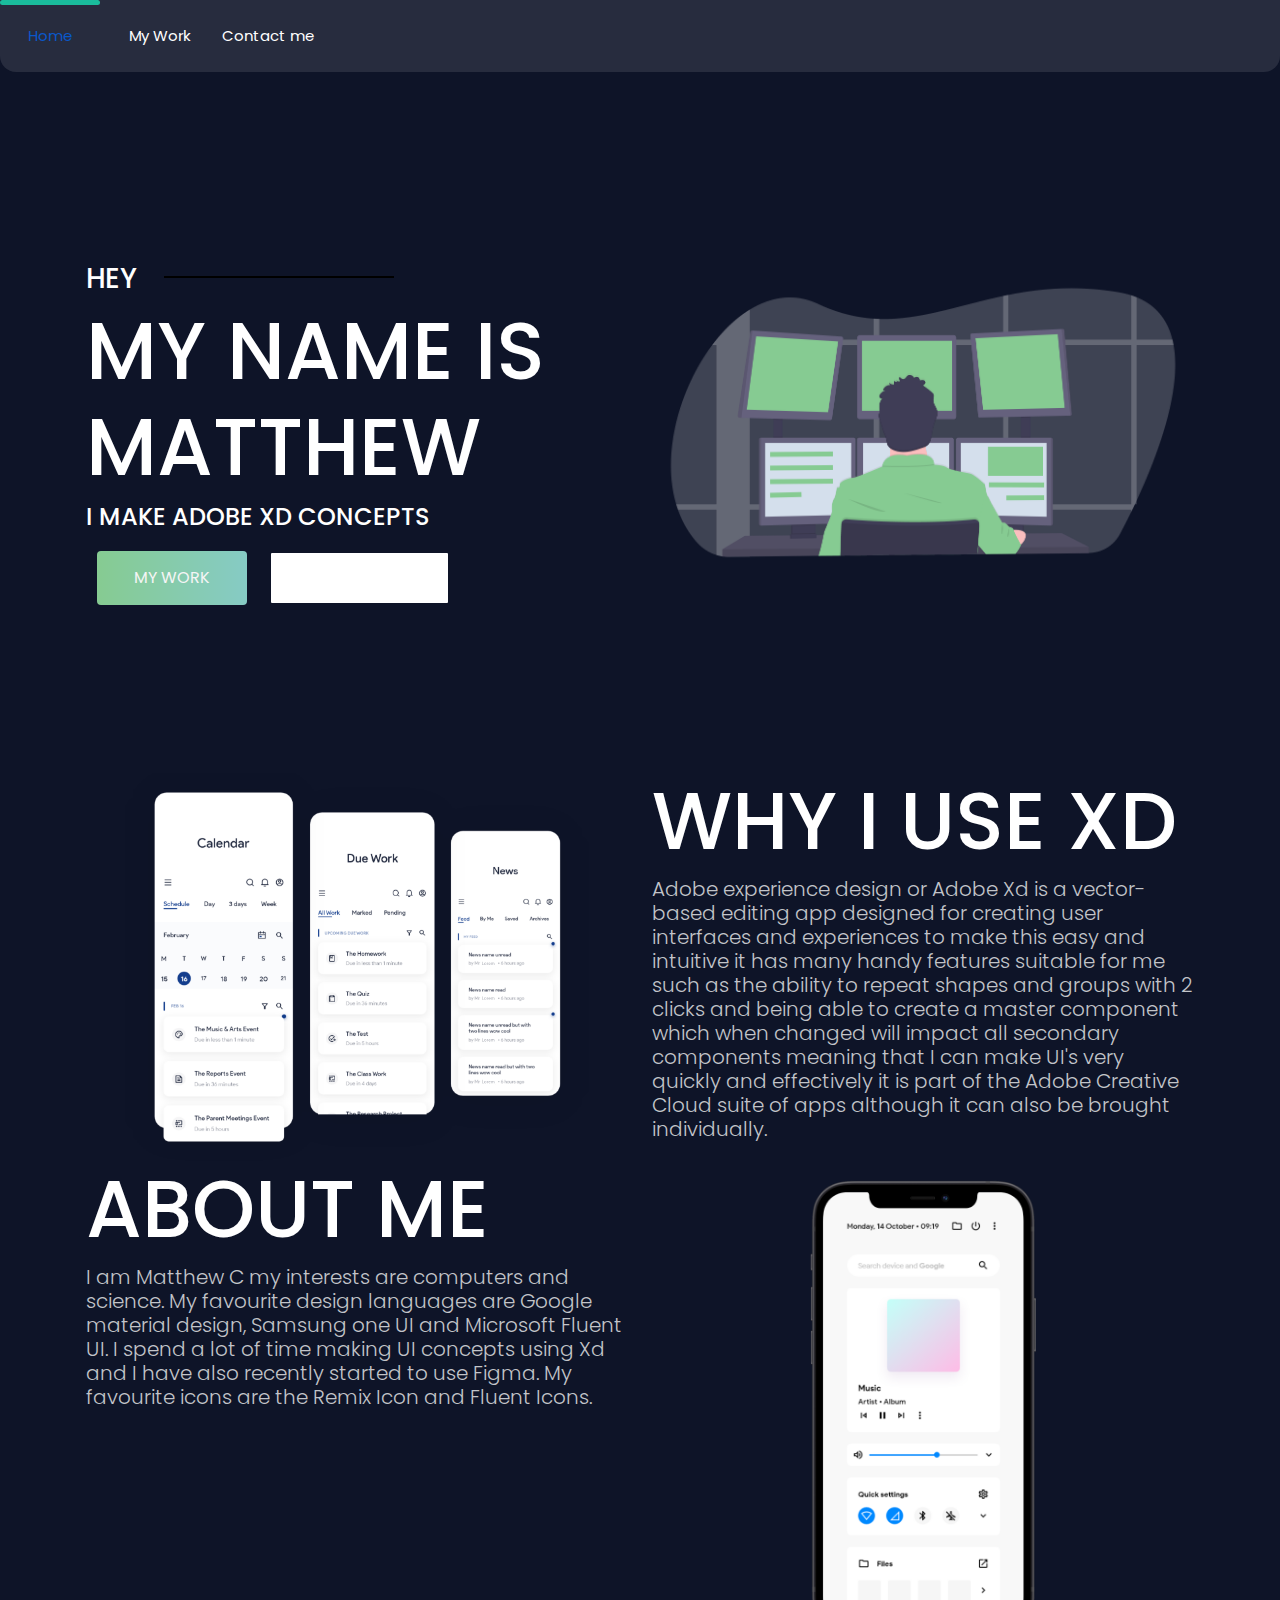
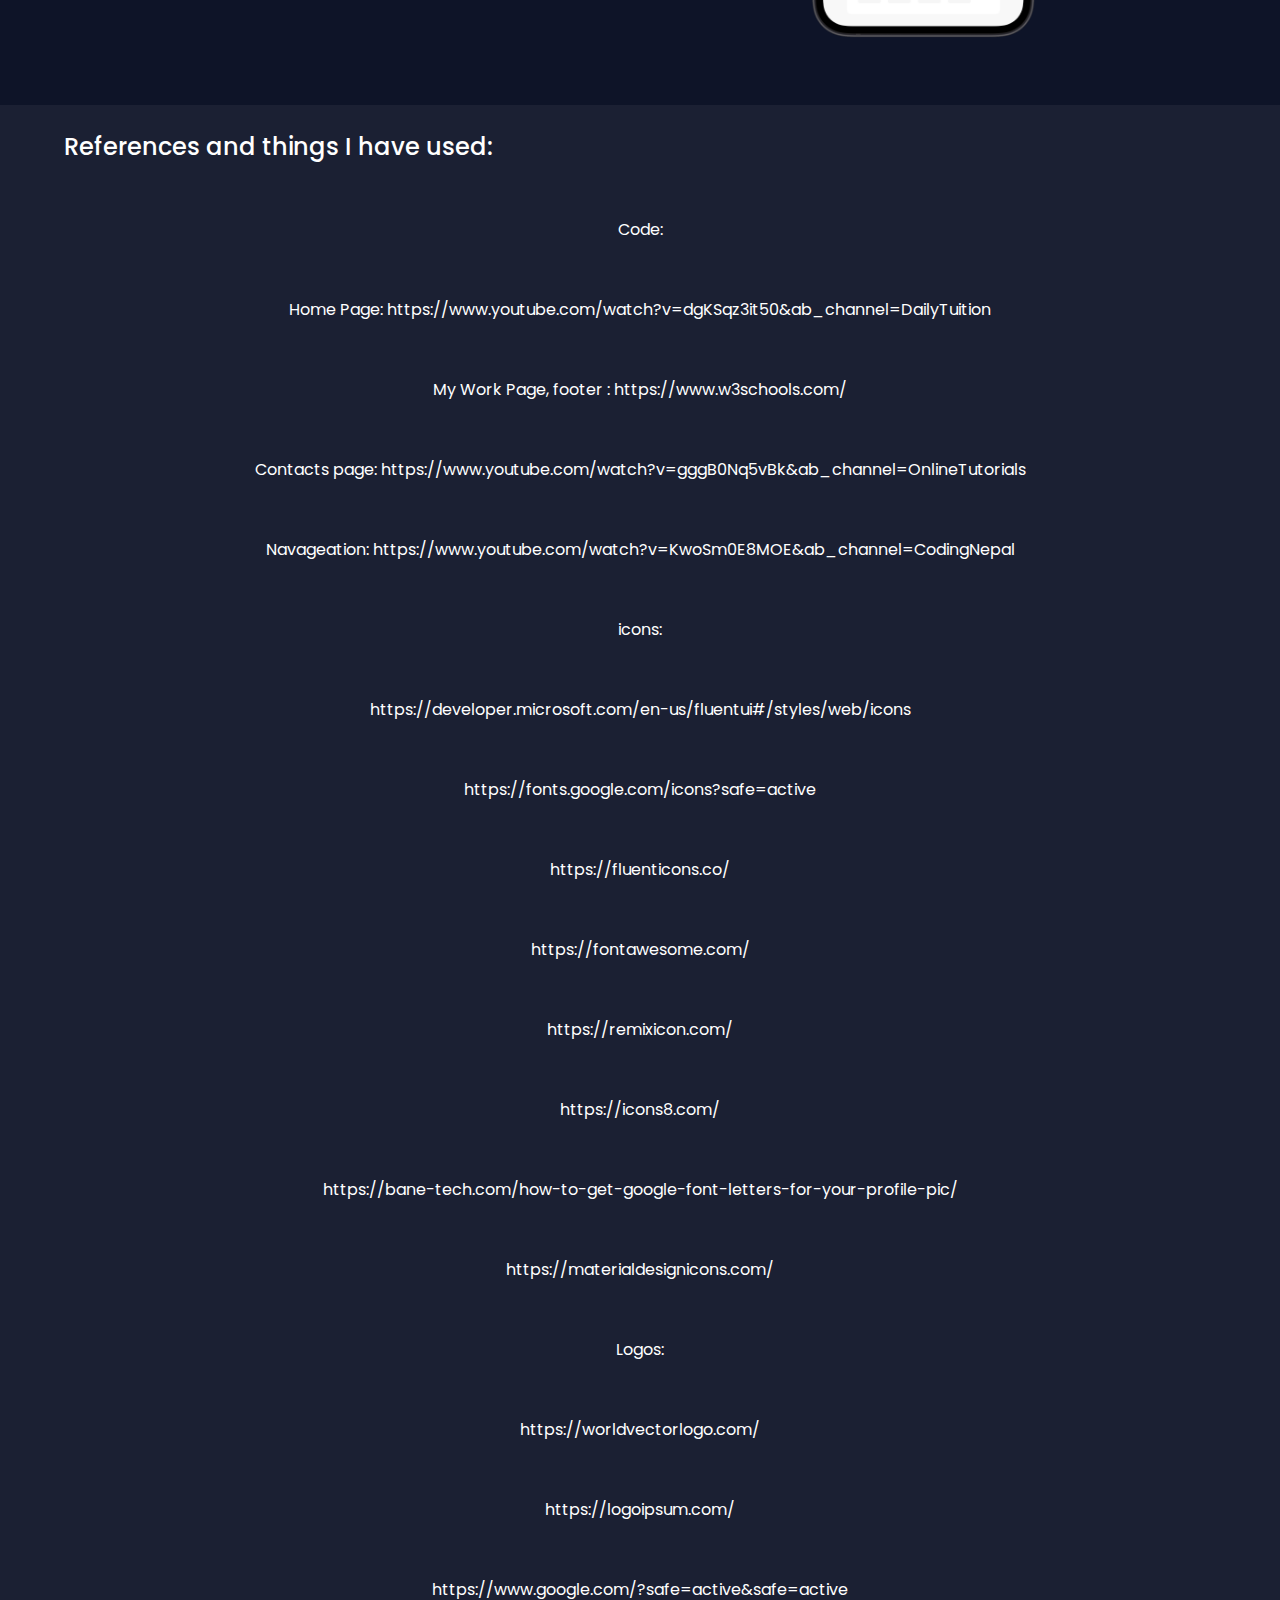
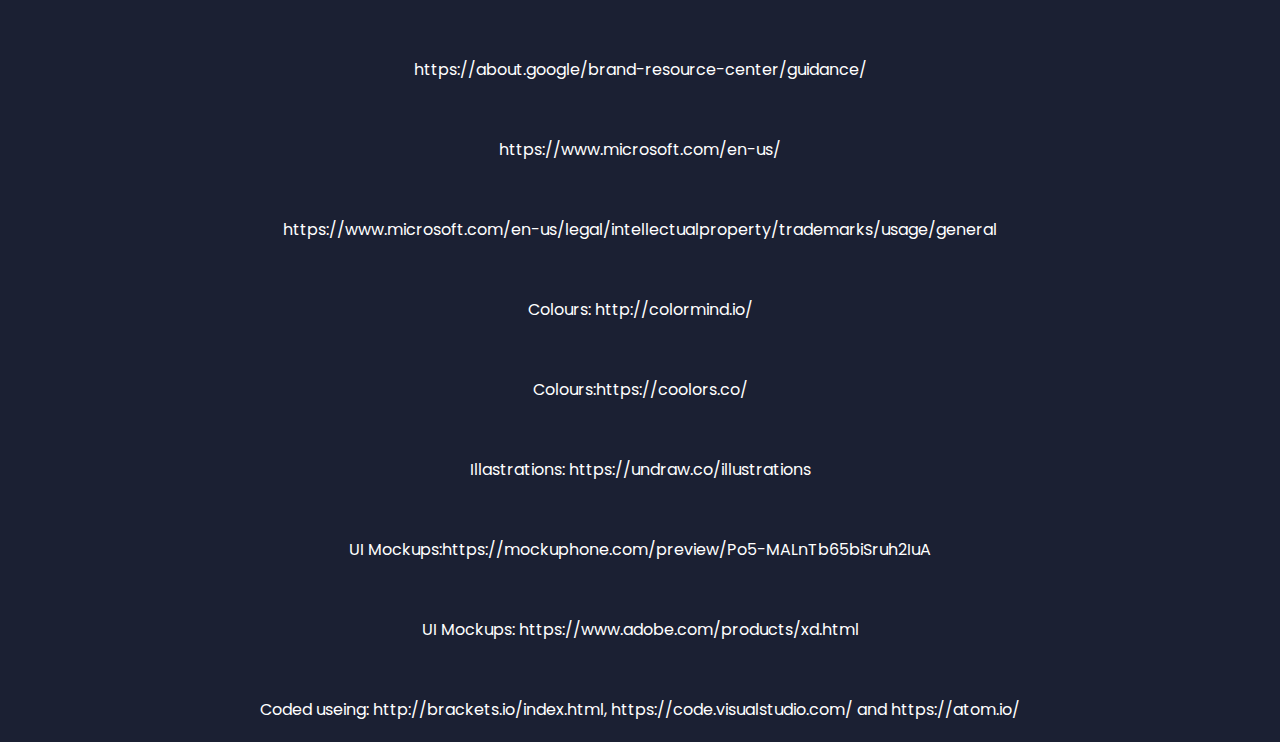
<file: ncea web design/index.html>
<!DOCTYPE html>
    <html lang="en" dir="ltr">

    <head>
    <meta charset="utf-8">
    <title>Home</title>

    <!--custom bootstrap strap-->
    <link rel="stylesheet" href="css/bootstrap.min.css">

    <!--custom css file-->
    <link rel="stylesheet" href="css/style.css">

    <!--font awesome -->
    <link rel="stylesheet" href="./css/all.min.css">

    <link rel="preconnect" href="https://fonts.gstatic.com">
        
         <!--google fonts -->
    <link href="https://fonts.googleapis.com/css2?family=Poppins:wght@100;200;300;400;500;600;700;800;900&display=swap" rel="stylesheet">



</head>

<body>
    <nav>
        <a href="index.html">Home</a>
        <a href="mywork.html">My Work</a>
        <a href="contactme.html">Contact me</a>
        <!--   <a href="#">About</a> -->
        <!--  <a href="#">Contact</a>-->
        <div class="animation start-home"></div>
    </nav>

    <!--start Main-->
    <main class="site-main">

        <!------------------------>
        <section class="site-banner">
            <div class="container">
                <div class="row">
                    <div class="col-lg-6 col-md-12 site-title">
                        <h3 class="title-text">HEY</h3>
                        <h1 class="title-text text-uppercase">My name is Matthew</h1>
                        <h4 class="title-text text-uppercase">I make Adobe Xd concepts</h4>
                        <div class="site-buttons">
                            <div class="d-flex flex-row flex-wrap">

                                <button type="button" class="btn button primary-button mr-4 text-uppercase">My work</button>

                                <button type="button" class="btn button secondary-button text-uppercase">Contact me</button>

                            </div>
                        </div>
                    </div>
                    <div class="col-lg-6 col-md-12 banner-image">
                        <img src="./img/Web%201920%20%E2%80%93%201@2x.png" alt="banner-img" class="img-fluid">
                    </div>
                </div>
            </div>
        </section>
        <!---------------------->



        <section class="site-banner">
            <div class="container">
                <div class="row">


                    <div class="col-lg-6 col-md-12">
                        <img src="img/Design16.png" alt="banner-img" class="img-fluid">

                    </div>
                    <div class="col-lg-6 col-md-12 site-title">

                        <h1 class="title-text text-uppercase">Why I use Xd</h1>
                        <h5>Adobe experience design or Adobe Xd is a vector-based editing app designed for creating user interfaces and experiences to make this easy and intuitive it has many handy features suitable for me such as the ability to repeat shapes and groups with 2 clicks and being able to create a master component which when changed will impact all secondary components meaning that I can make UI's very quickly and effectively it is part of the Adobe Creative Cloud suite of apps although it can also be brought individually.
                        </h5>


                        <!--    <div class="site-buttons">
                            <div class="d-flex flex-row the2">
                                <button type="button" class="btn button primary-button mr-4 text-uppercase">My work
                                </button><button type="button" class="btn button secondary-button text-uppercase">About Me</button></div></div>    -->
                    </div>
                </div>
            </div>
        </section>



        <!------------------------>
        <section class="site-banner">
            <div class="container">
                <div class="row">
                    <div class="col-lg-6 col-md-12 site-title">
                        <h1 class="title-text text-uppercase">About Me</h1>

                        <h5>I am Matthew C my interests are computers and science. My favourite design languages are Google material design, Samsung one UI and Microsoft Fluent UI. I spend a lot of time making UI concepts using Xd and I have also recently started to use Figma. My favourite icons are the Remix Icon and Fluent Icons.
                        </h5>

                    </div>
                    <div class="col-lg-6 col-md-12">

                        <img src="img/Design1.png" alt="banner-img" class="img-fluid">

                    </div>
                </div>
            </div>
        </section>


        <div class="footer">
            <h4>References and things I have used:</h4>
            <p>Code:
            </p>
            <p>Home Page: https://www.youtube.com/watch?v=dgKSqz3it50&ab_channel=DailyTuition
            </p>
            <p>My Work Page, footer : https://www.w3schools.com/
            </p>
            <p>Contacts page: https://www.youtube.com/watch?v=gggB0Nq5vBk&ab_channel=OnlineTutorials
            </p>
            <p>Navageation: https://www.youtube.com/watch?v=KwoSm0E8MOE&ab_channel=CodingNepal
            </p>
            <p>icons:
            </p>
            <p>https://developer.microsoft.com/en-us/fluentui#/styles/web/icons
            </p>
            <p>https://fonts.google.com/icons?safe=active
            </p>
            <p>https://fluenticons.co/
            </p>
            <p>https://fontawesome.com/
            </p>
            <p>https://remixicon.com/
            </p>
            <p>https://icons8.com/
            </p>
            <p>https://bane-tech.com/how-to-get-google-font-letters-for-your-profile-pic/
            </p>
            <p>https://materialdesignicons.com/
            </p>
            <p>Logos:
            </p>
            <p>https://worldvectorlogo.com/
            </p>
            <p>https://logoipsum.com/
            </p>
            <p>https://www.google.com/?safe=active&safe=active
            </p>
            <p>https://about.google/brand-resource-center/guidance/
            </p>
            <p>https://www.microsoft.com/en-us/
            </p>
            <p>https://www.microsoft.com/en-us/legal/intellectualproperty/trademarks/usage/general
            </p>
            <p>Colours: http://colormind.io/
            </p>
            <p>Colours:https://coolors.co/
            </p>
            <p>Illastrations: https://undraw.co/illustrations
            </p>
            <p>UI Mockups:https://mockuphone.com/preview/Po5-MALnTb65biSruh2IuA
            </p>
            <p>UI Mockups: https://www.adobe.com/products/xd.html
            </p>
            <p>Coded useing: http://brackets.io/index.html, https://code.visualstudio.com/ and https://atom.io/ 
            </p>
        </div>

    </main>

    <!--end Main Aria-->

    <!--Jqurty js file-->
    <script src="js/jquery.3.6.0.js"></script>


    <!--bootstrap js file-->
    <script src="js/bootstrap.min.js"></script>


</body></html>
</file>
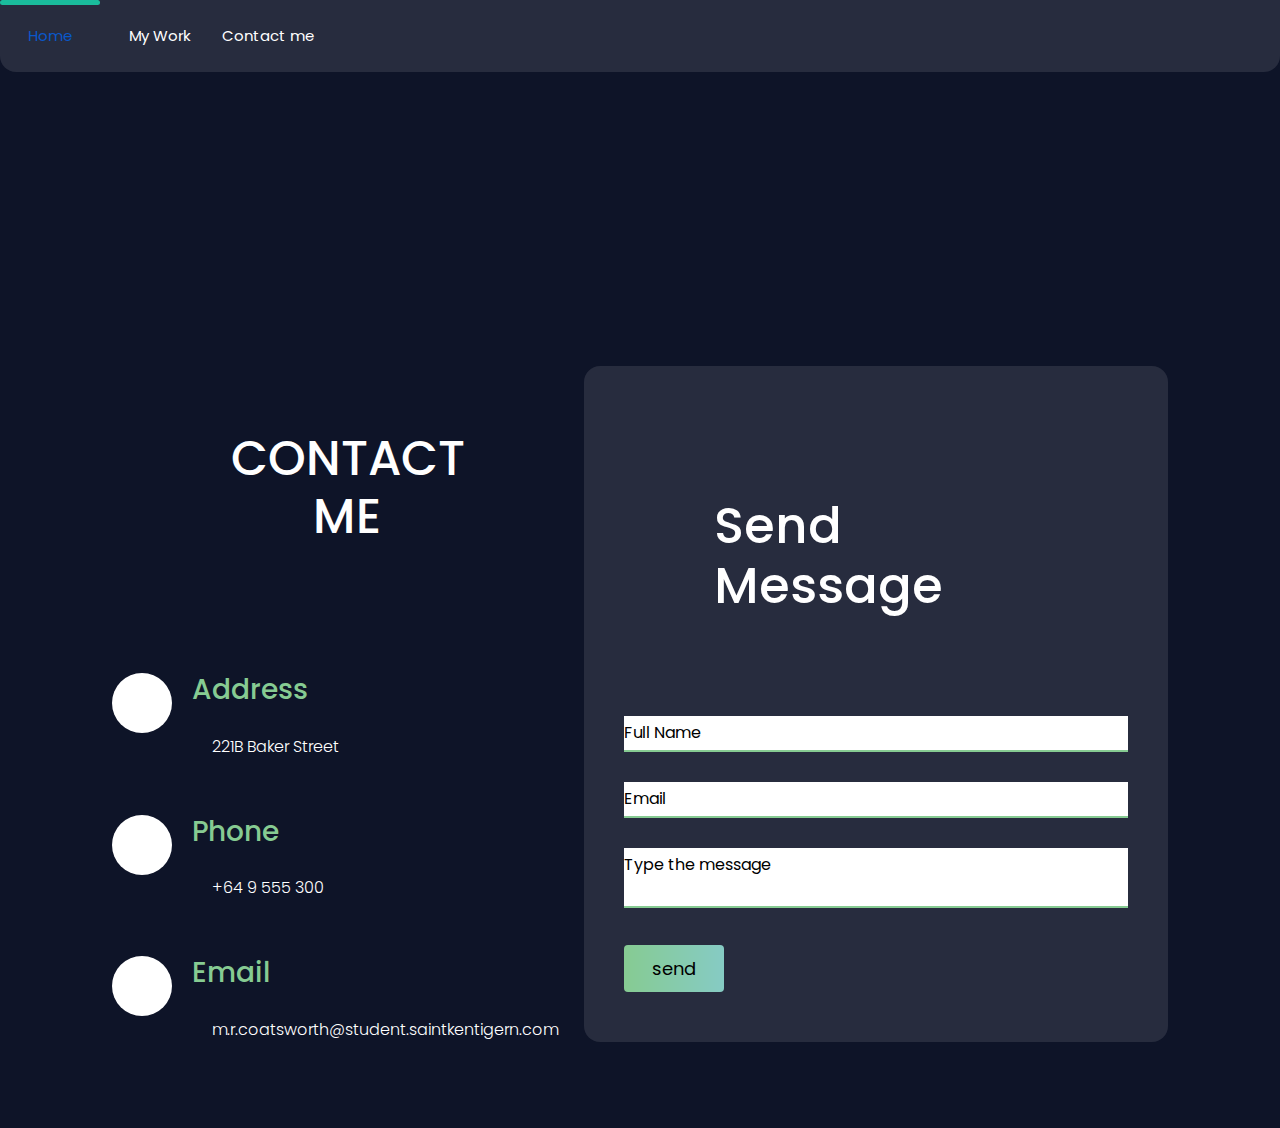
<file: ncea web design/contactme.html>
<!DOCTYPE html>
    <html lang="en" dir="ltr">
    <head>
    <meta charset="utf-8">
    <title>Contact Me</title>

    <!--custom bootstrap strap-->
    <link rel="stylesheet" href="css/bootstrap.min.css">

    <!--custom css file-->
    <link rel="stylesheet" href="css/style.css">

    <!--font awesome -->
    <link rel="stylesheet" href="./css/all.min.css">

    <!--react icons-->
    <link rel="stylesheet" href="https://static2.sharepointonline.com/files/fabric/office-ui-fabric-core/11.0.0/css/fabric.min.css" />




    <link rel="preconnect" href="https://fonts.gstatic.com">
    <link href="https://fonts.googleapis.com/css2?family=Poppins:wght@100;200;300;400;500;600;700;800;900&display=swap" rel="stylesheet">


    <!--<script src=""></script>-->
</head>

<body>
    <nav>
        <a href="index.html">Home</a>
        <a href="mywork.html">My Work</a>
        <a href="contactme.html">Contact me</a>
        <!--   <a href="#">About</a> -->
        <!--  <a href="#">Contact</a>-->
        <div class="animation start-home"></div>
    </nav>


    <!--end Main Aria-->

    <!--Jqurty js file-->
    <script src="js/jquery.3.6.0.js"></script>


    <!--bootstrap js file-->
    <script src="js/bootstrap.min.js"></script>

    <section class="contact">
        <div class="content">




            <h1></h1>
        </div>
        <div class="container">
            <div class="contactInfo">
                <h1 class="title-text text-uppercase">contact Me</h1>

                <div class="box">
                    <div class="icon"><i class="ms-Icon ms-Icon--Nav2DMapView"></i></div>
                    <div class="text">
                        <h3>Address</h3>
                        <p>221B Baker Street</p>
                    </div>
                </div>


                <div class="box">
                    <div class="icon"><i class="ms-Icon ms-Icon--Phone"></i></div>
                    <div class="text">
                        <h3>Phone</h3>
                        <p>+64 9 555 300</p>
                    </div>
                </div>


                <div class="box">
                    <div class="icon"><i class="ms-Icon ms-Icon--Mail"></i></div>
                    <div class="text">
                        <h3>Email</h3>
                        <p>m.r.coatsworth@student.saintkentigern.com</p>
                    </div>
                </div>
            </div>
            <div class="contactForm">
                <form>
                    <h2>Send Message</h2>

                    <div class="inputBox">
                        <input type="text" name="" required="required">
                        <span>Full Name</span>
                    </div>


                    <div class="inputBox">
                        <input type="text" name="" required="required">
                        <span>Email</span>
                    </div>

                    <div class="inputBox">
                        <textarea required="required"></textarea>
                        <span>Type the message </span>
                    </div>
                    <div class="inputBox">
                        <input type="submit" name="" value="send">
                    </div>

                </form>
            </div>
        </div>
    </section>


</body></html>
</file>
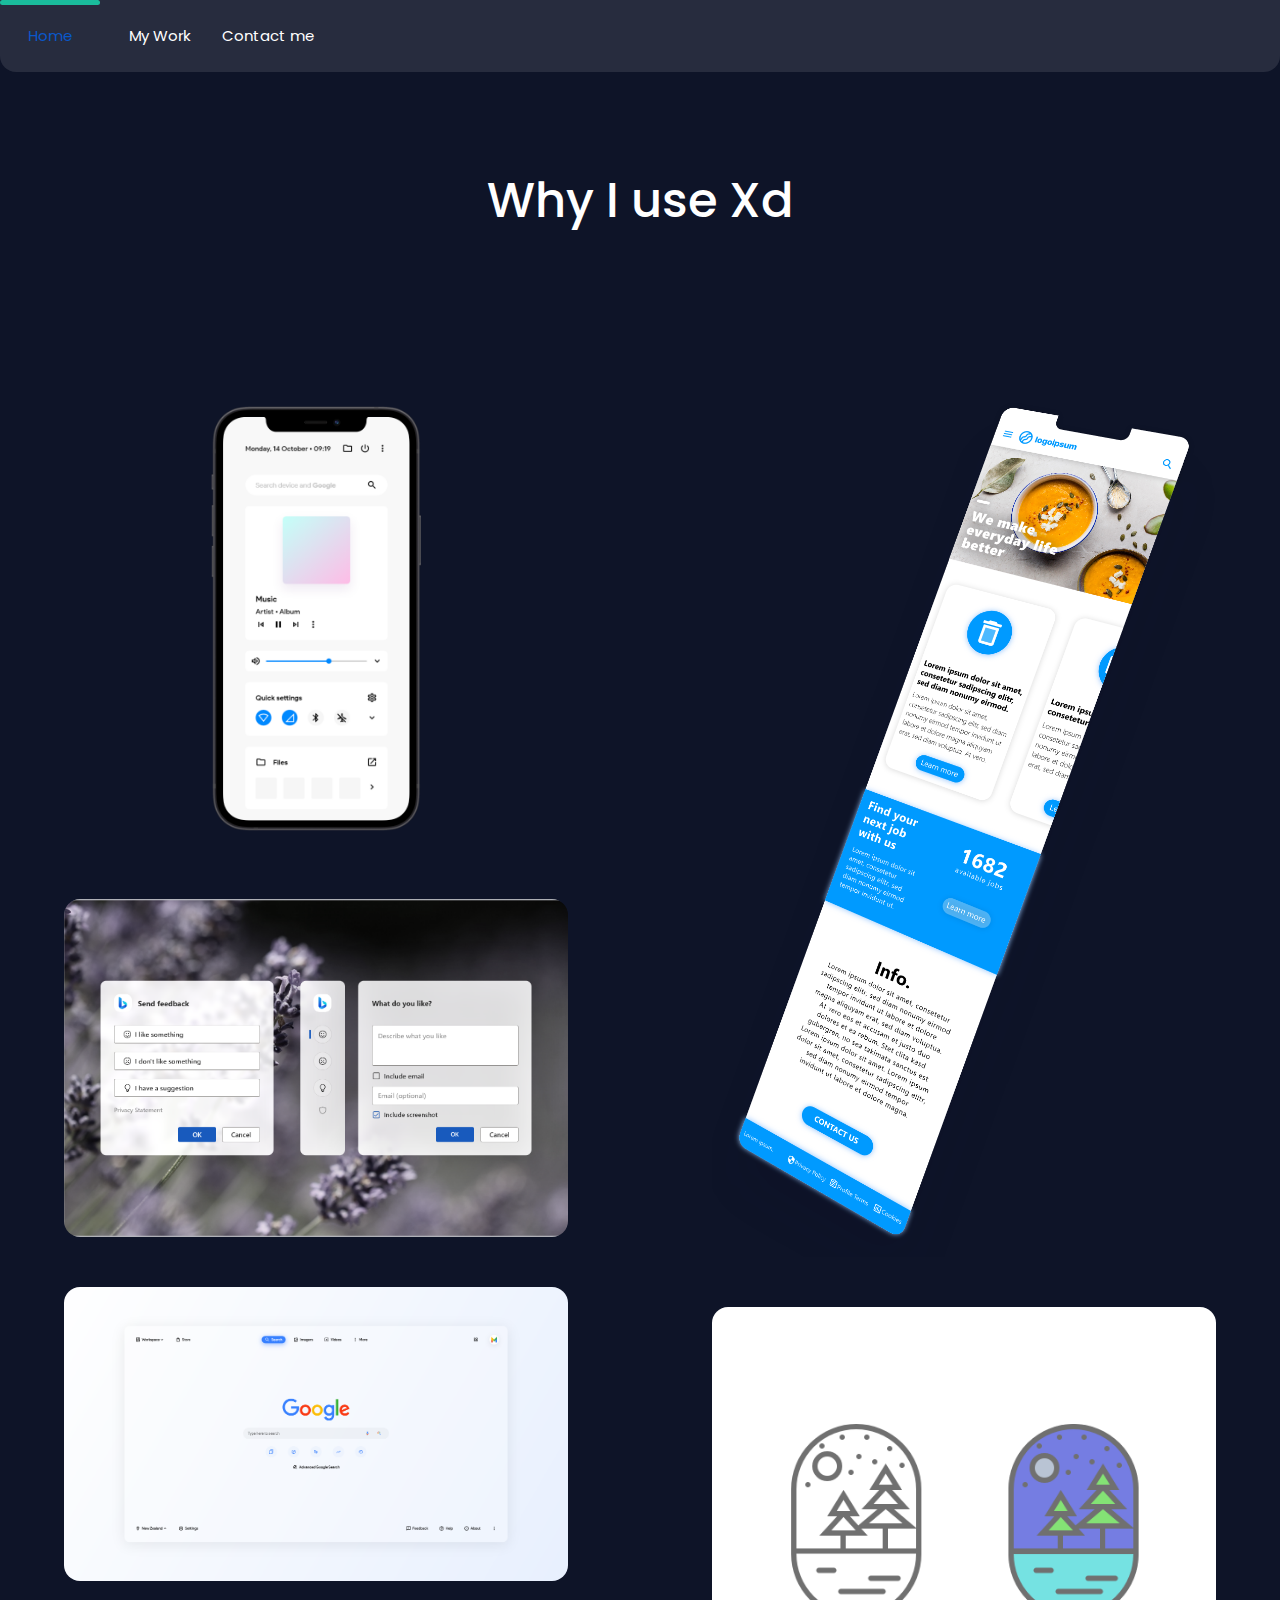
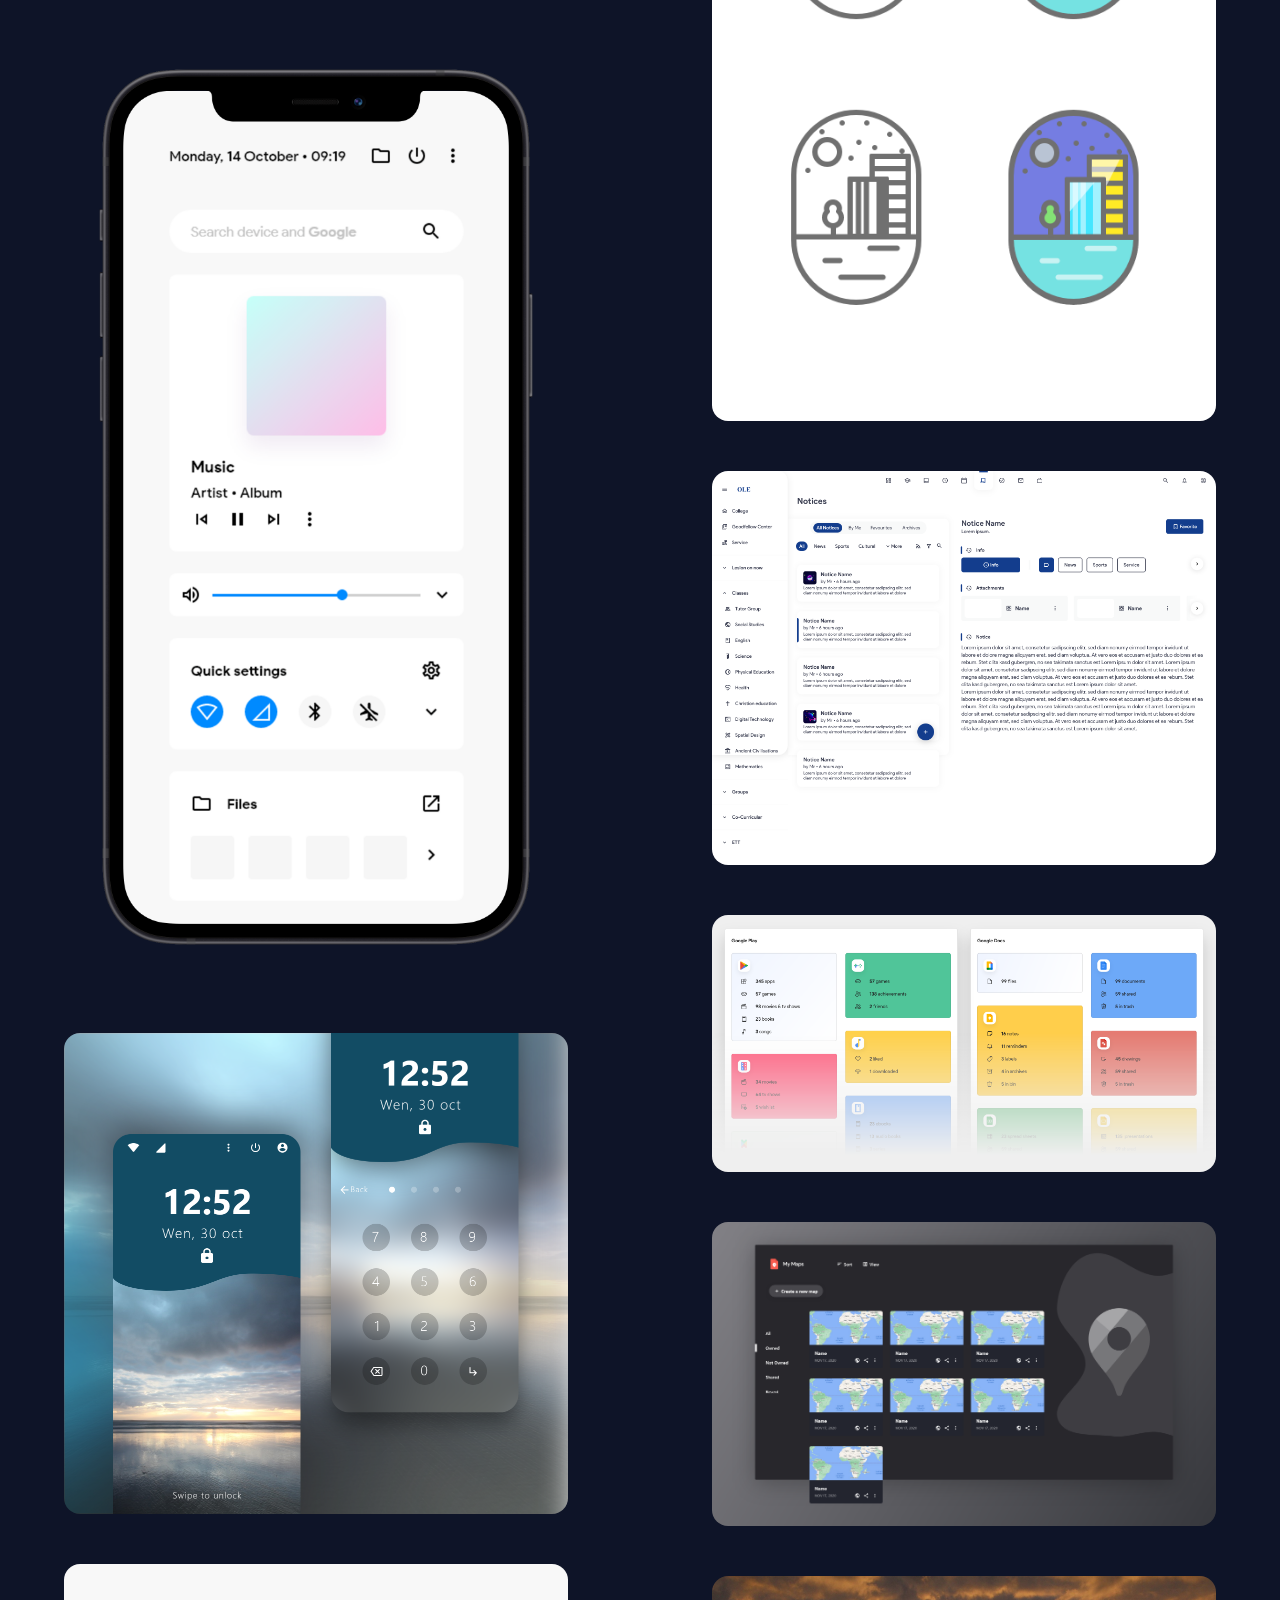
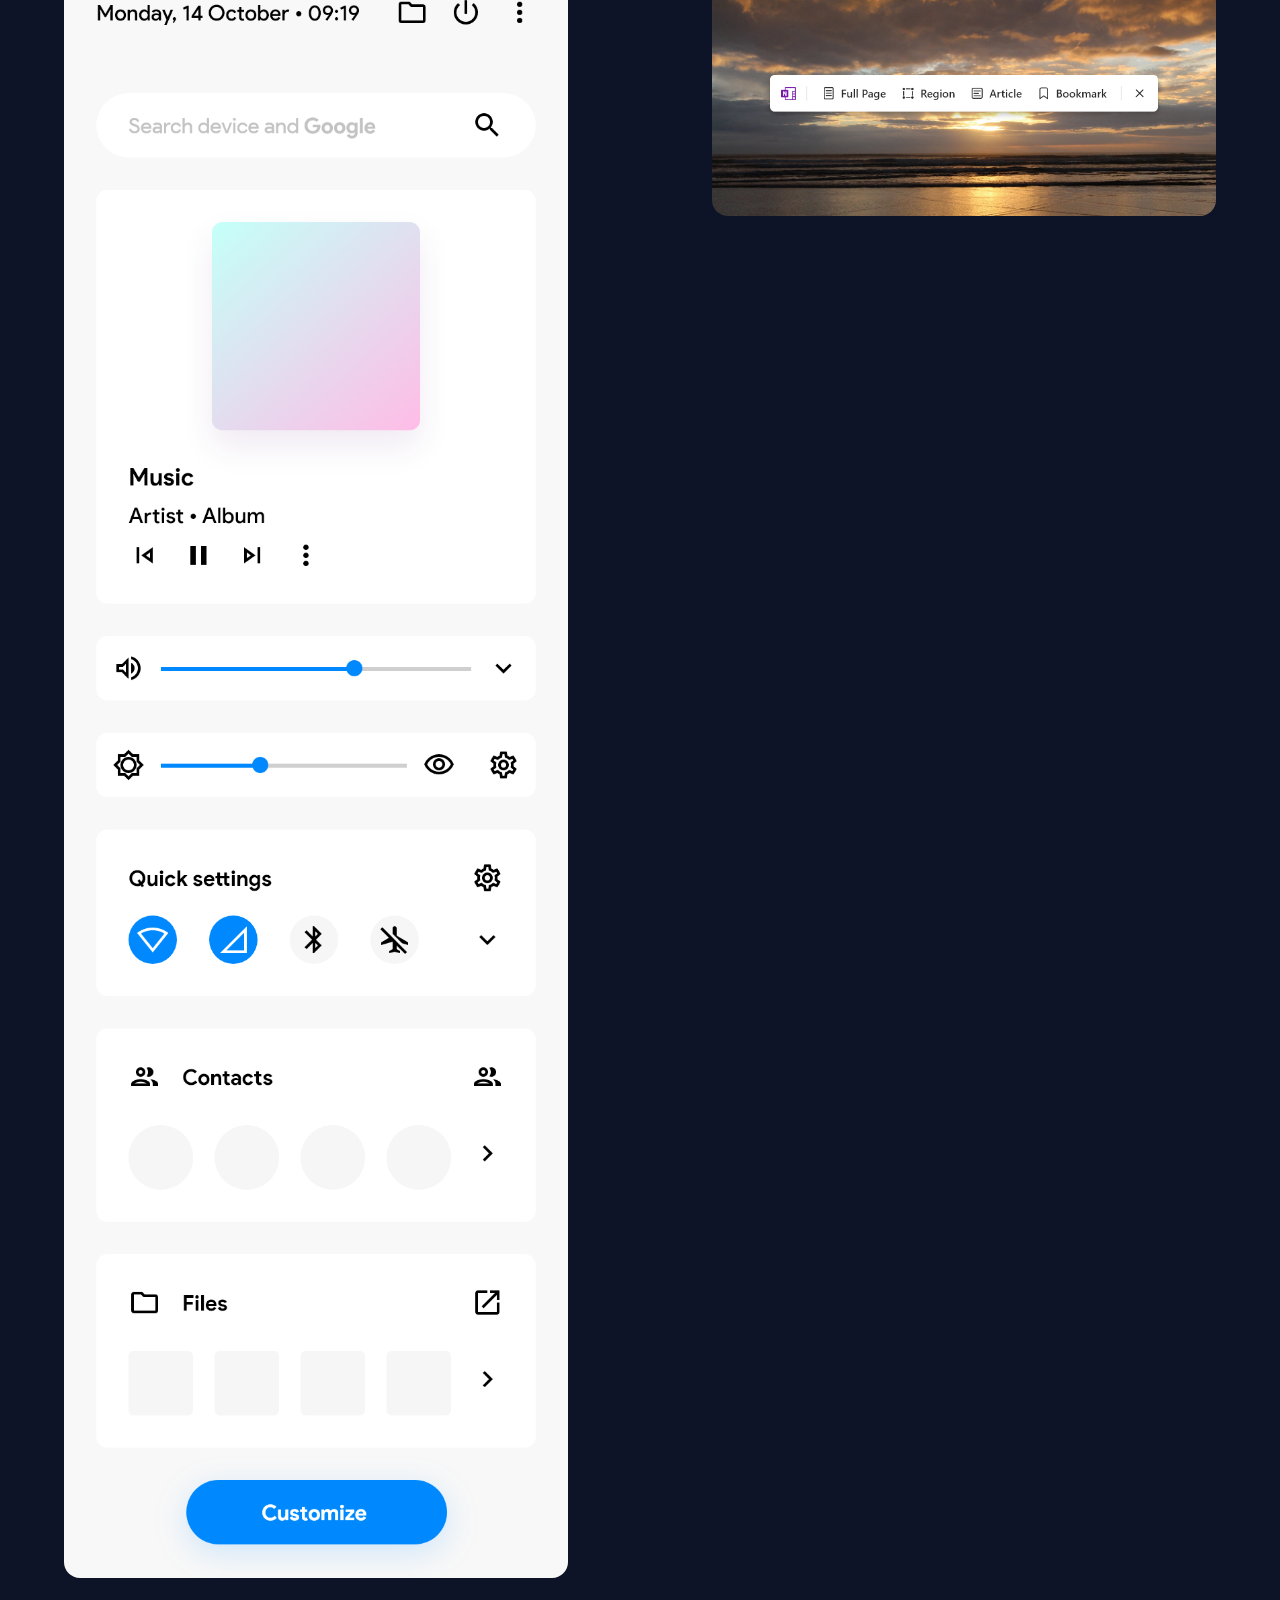
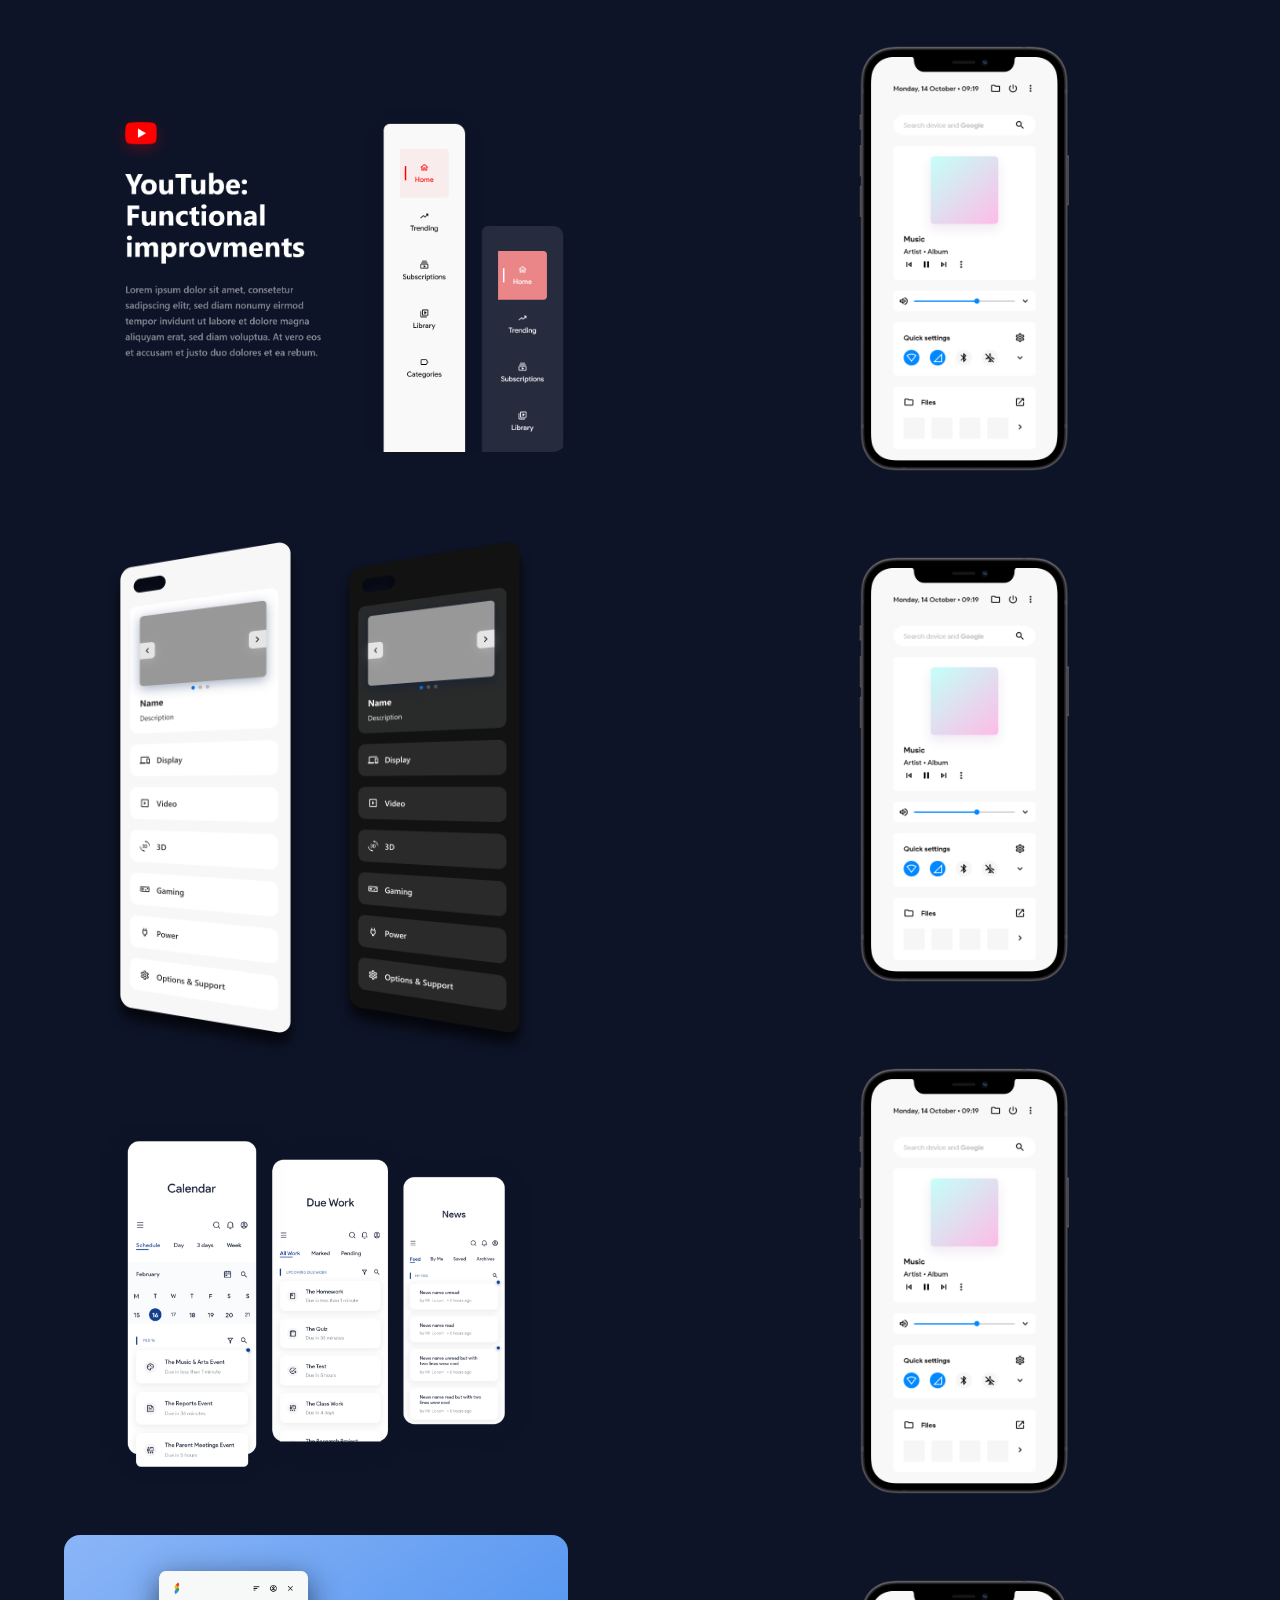
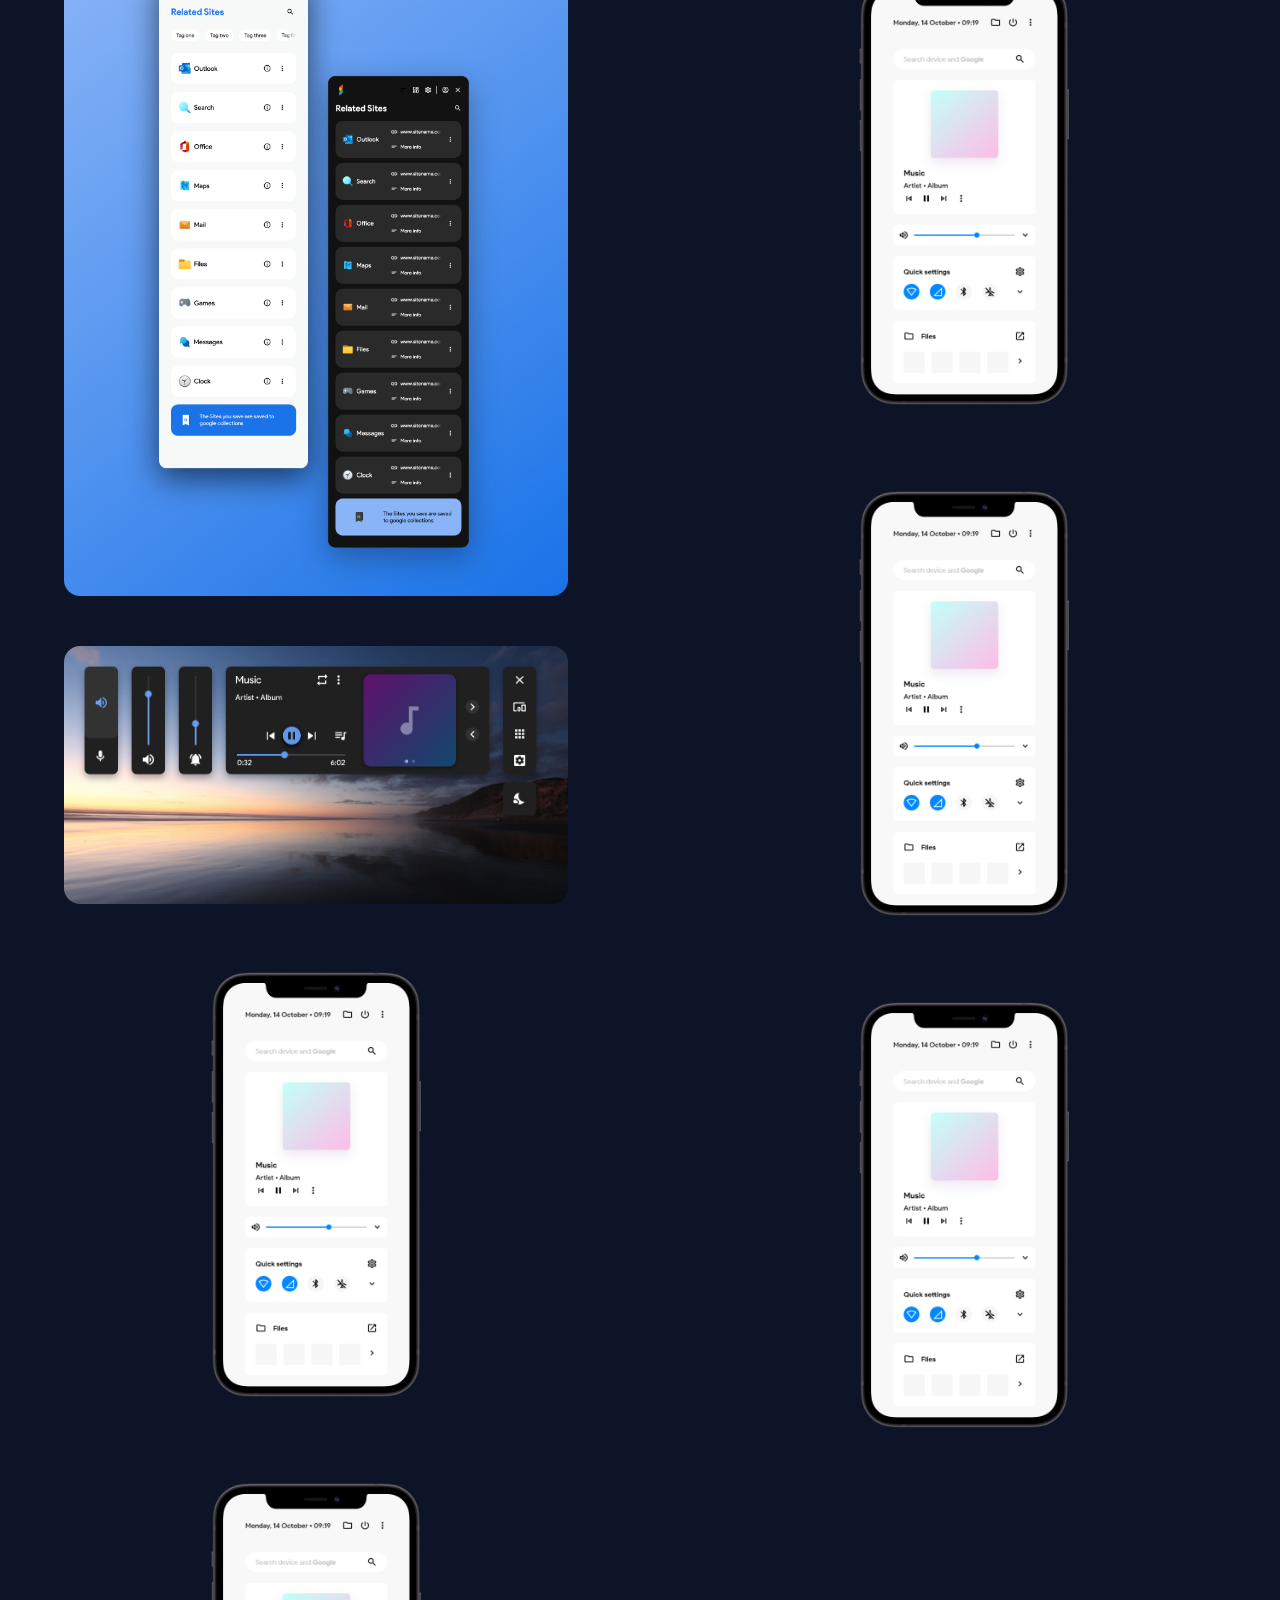
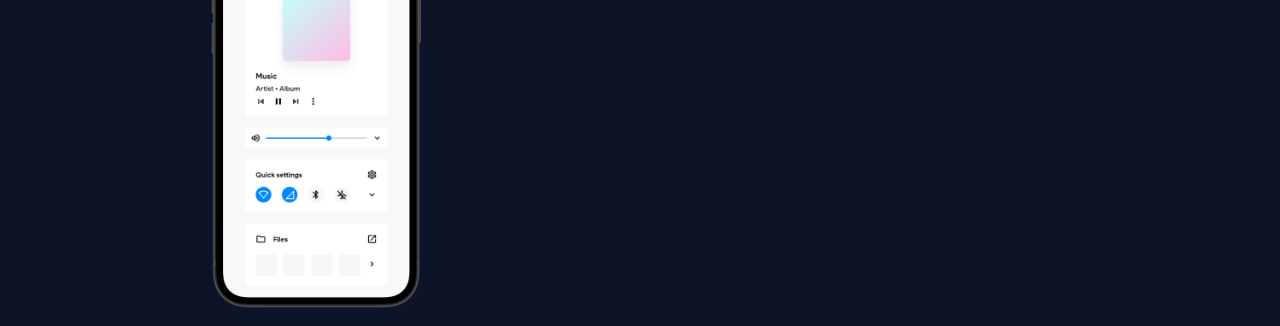
<file: ncea web design/mywork.html>
<!DOCTYPE html>
    <html lang="en" dir="ltr">
    <head>
    <meta charset="utf-8">
    <title>My Work</title>

    <!--custom bootstrap strap-->
    <link rel="stylesheet" href="css/bootstrap.min.css">

    <!--custom css file-->
    <link rel="stylesheet" href="css/style.css">

    <!--font awesome -->
    <link rel="stylesheet" href="./css/all.min.css">




    <link rel="preconnect" href="https://fonts.gstatic.com">
    <link href="https://fonts.googleapis.com/css2?family=Poppins:wght@100;200;300;400;500;600;700;800;900&display=swap" rel="stylesheet">
    <!--<script src=""></script>-->
</head>

<body>
    <nav>
        <a href="index.html">Home</a>
        <a href="mywork.html">My Work</a>
        <a href="contactme.html">Contact me</a>
        <!--   <a href="#">About</a> -->
        <!--  <a href="#">Contact</a>-->
        <div class="animation start-home"></div>
    </nav>

    <!--start Main-->
    <main class="site-main">
  <h1> Why I use Xd</h1>
        <!--from w3schools-->

        <div class="row">
            <div class="column">
                <img src="./img/Design1.png" style="width:100%">
                <img src="./img/Design2.png" style="width:100%">
                <img src="./img/Design3.png" style="width:100%">
                <img src="./img/Design4.png" style="width:100%">
                <img src="./img/Design5.png" style="width:100%">
                <img src="./img/Design6.png" style="width:100%">

            </div>
            <div class="column">
                <img src="./img/Design8.png"style="width:100%">
                <img src="./img/Design9.png"style="width:100%">
                <img src="./img/Design10.png"style="width:100%">
                <img src="./img/Design11.png"style="width:100%">
                <img src="./img/Design12.png"style="width:100%">
                <img src="./img/Design13.png"style="width:100%">
                
            </div>
            <div class="column">
                <img src="./img/Design14.png"style="width:100%">
                <img src="./img/Design15.png"style="width:100%">
                <img src="./img/Design16.png"style="width:100%">
                <img src="./img/Design17.png"style="width:100%">
                <img src="./img/Design18.png"style="width:100%">
                <img src="./img/Design1.png"style="width:100%">
                <img src="./img/Design1.png"style="width:100%">
            </div>
            <div class="column">
                <img src="./img/Design1.png"style="width:100%">
                <img src="./img/Design1.png"style="width:100%">
                <img src="./img/Design1.png"style="width:100%">
                <img src="./img/Design1.png"style="width:100%">
                <img src="./img/Design1.png"style="width:100%">
                <img src="./img/Design1.png"style="width:100%">
            </div>
        </div>

    </main>






    <!--end Main Aria-->

    <!--Jqurty js file-->
    <script src="js/jquery.3.6.0.js"></script>


    <!--bootstrap js file-->
    <script src="js/bootstrap.min.js"></script>
    
        <!--my js file-->
    <script src="js/script.js"></script>


</body></html>
</file>
<file: ncea web design/css/style.css>
@import url('https://fonts.googleapis.com/css?family=Open+Sans&display=swap');



@import url(font.css);

@import url(partials/variables.css);




* {

    margin: 0;
    padding: 0;
    box-sizing: border-box;
}

body {
    font-family: 'Poppins', sans-serif;
    background: #0e1428;
}

nav {
    position: fixed, top;

    width: 100%;
    height: 72px;
    background: #272C3E;
    border-radius: 0px 0px 16px 16px;

    /*  box-shadow: 0 2px 3px 0 rgba(0, 0, 0, .1); */
}

nav a {
    margin-left: 0px;
    font-size: 15px;
    /*text-transform: uppercase;*/
    color: #fff;
    text-decoration: none;
    line-height: 72px;
    position: relative;
    z-index: 1;
    display: inline-block;
    text-align: center;

}

nav .animation {
    margin-left: 0px;
    position: absolute;
    height: 5px;
    top: 0;
    bottom: 0;
    z-index: 0;
    background: #1abc9c;
    border-radius: 8px;
    transition: all .5s ease 0s;
}

nav a:nth-child(1) {
    width: 100px;
}

nav .start-home,
a:nth-child(1):hover ~ .animation {
    width: 100px;
    left: 0;
}

nav a:nth-child(2) {
    width: 110px;
}

nav a:nth-child(2):hover ~ .animation {
    width: 110px;
    left: 100px;
}

nav a:nth-child(3) {
    width: 100px;
}

nav a:nth-child(3):hover ~ .animation {
    width: 100px;
    left: 210px;
}

nav a:nth-child(4) {
    width: 160px;
}

nav a:nth-child(4):hover ~ .animation {
    width: 160px;
    left: 310px;
}

nav a:nth-child(5) {
    width: 120px;
}

nav a:nth-child(5):hover ~ .animation {
    width: 120px;
    left: 470px;
}


h2 {
    margin: 200px;
    font-size: 50px;
    color: #fff;
}








.site-main .site-banner {
    /* background: url(../img/banner/home-banner.png) no-repeat 0% 50%;*/
}

.site-main .site-banner .site-title h3 {
    padding-top: 35%;
    font-weight: 500;
}

.site-main .site-banner .site-title h3::after {
    content: " ";
    height: 2px;
    width: 18vw;
    background: black;
    display: inline-block;
    margin-left: 5%;
    transform: translateY(-10px);
}

.site-main .site-banner .site-title h1 {
    font-size: 5rem;
    text-align: left;
     padding: 0px;
}

.site-main .site-banner .site-title h4 {
    font-size: 1.5rem;
    margin-left: 0;
    padding-top: 0;
    padding-bottom: 0;
}

.site-main .site-banner .banner-image > img {
    padding: 7rem 0;
    width: 90rem;
}


section1 {
    background: #fff;
}

h5 {
    text-transform: ;
    font-family: 'Poppins', sans-serif;
    font-weight: 300;
    color: #C2C4C9;
}

h3 {
    font-weight: bold;
}

.site-banner {
    padding: 4252;
}




.contact {
    position: relative;
    min-height: 100vh;
    padding: 50px 100px;
    display: flex;
    justify-content: center;
    align-content: center;
    flex-direction: column;

    /*  background: url(bg.jpg);
    background-size: cover;*/
}

.contact .content {
    max-width: 800px;
    text-align: left;
}

.contact .content h2 {
    font-size: 36px;
    font-weight: 500;
}



.container {
    width: 100%;
    display: flex;
    justify-content: center;
    align-items: center;
    margin-top: 0px;

}

.container .contactInfo {
    display: flex;
    flex-direction: column;

}

.container .contactInfo .box {
    margin-top: 20px;
    position: relative;
    padding: 20px, 0;
    display: flex;
}

.container .contactInfo .box .icon {
    min-width: 60px;
    height: 60px;
    background: #fff;
    display: flex;
    justify-content: center;
    align-items: center;
    border-radius: 50%;
    font-size: 22px;
    margin-right: 20px;
}

.container .contactInfo .box .text {
    display: flex;
    margin-left: flex;
    font-size: 16px;
    color: #fff;
    flex-direction: column;
    font-weight: 300;
}

.container .contactInfo .box .text h3 {
    font-weight: 500;
    color: #86CB92;
}

.contactForm {
    width 40%;
    padding: 40px;
    background: #272C3E;
    border-radius: 16px
}

.contactForm h2 {
    font-size: 30px color: #fff;
    font-weight: 500;
    margin: 90px;
}

.contactForm .inputBox {
    position: relative;
    width: 100%;
    margin-top: 10px;
}

.contactForm .inputBox input,
.contactForm .inputBox textarea {
    width: 100%;
    padding: 5px 0;
    font-size: 16px;
    margin: 10px 0;
    border: none;
    border-bottom: 2px solid #86CB92;
    outline: none;
    resize: none;
}

.contactForm .inputBox span {
    position: absolute;
    left: 0;

    padding: 5px 0;
    font-size: 16px;
    margin: 10px 0;
    pointer-events: none;
    transition: 0.5s;
    color: #000;

}

.contactForm .inputBox input:focus ~ span,
.contactForm .inputBox input:valid ~ span,
.contactForm .inputBox textarea:focus ~ span,
.contactForm .inputBox textarea:valid ~ span {
    color: #86CB92;
    font-size: 12px;
    transform: translateY(-20px);
}






.contactForm .inputBox input[type="submit"] {
    width: 100px;
    background: var(--gradient-color);
    color: #000;
    border: none;
    cursor: pointer;
    padding: 10px;
    font-size: 18px;
    border-radius: 4px;

}


.title-text {
    font-family: 'Poppins', sans-serif;
    color: #fff;


}

.text-uppercase {
    text-transform: uppercase;
    color: #fff;
}

.button {
    margin: 10px;
    padding: .8rem 2.2rem;
    font-family: 'Poppins', sans-serif;
    position: relative;
    border: 3px solid transparent;
    border-radius: 4px;
}

.button.primary-button {
    background: var(--gradient-color);
    background-clip: padding-box;
    color: whitesmoke;
    transition: background .6s ease;
    box-shadow: var(--box-shadow);
}


.button.primary-button:hover {
    background: whitesmoke;
    background-clip: padding-box;
    color: black;
}

.button.primary-button::after {
    position: absolute;
    top: -2px;
    left: -2px;
    bottom: -2px;
    right: -2px;
    background: var(--gradient-color);
    content: '';
    z-index: -1;
    border-radius: 4px;
}





.button.secondary-button {
    background: white;
    background-clip: padding-box;
    transition: background .6s ease;
}

.button.secondary-button:hover {
    background: var(--gradient-color);
    color: whitesmoke;
    box-shadow: var(--box-shadow);

}

.button.secondary-button::after {}





.row {
    display: flex;
    flex-wrap: wrap;
    padding: 0 4px;
}


.column {
    flex: 50%;
    padding: 0 72px;
}

.column img {
    margin-top: 50px;
    vertical-align: middle;
    border-radius: 16px;

}

.footer {

  left: 0;
  bottom: 0;
  width: 100%;
  background-color: #1B2033;
  color: white;
  text-align: center;
    margin-top: 48px;
}


h4 {
    font-size:24px;
    text-align: left;
    margin-left: 5%;
    padding-top: 28px;
    padding-bottom: 28px
    
}


p {
    padding: 20px;
}

h1{
    color: #fff;
    padding: 100px;
    text-align: center;
    font-size: 48px;
    
}
</file>
